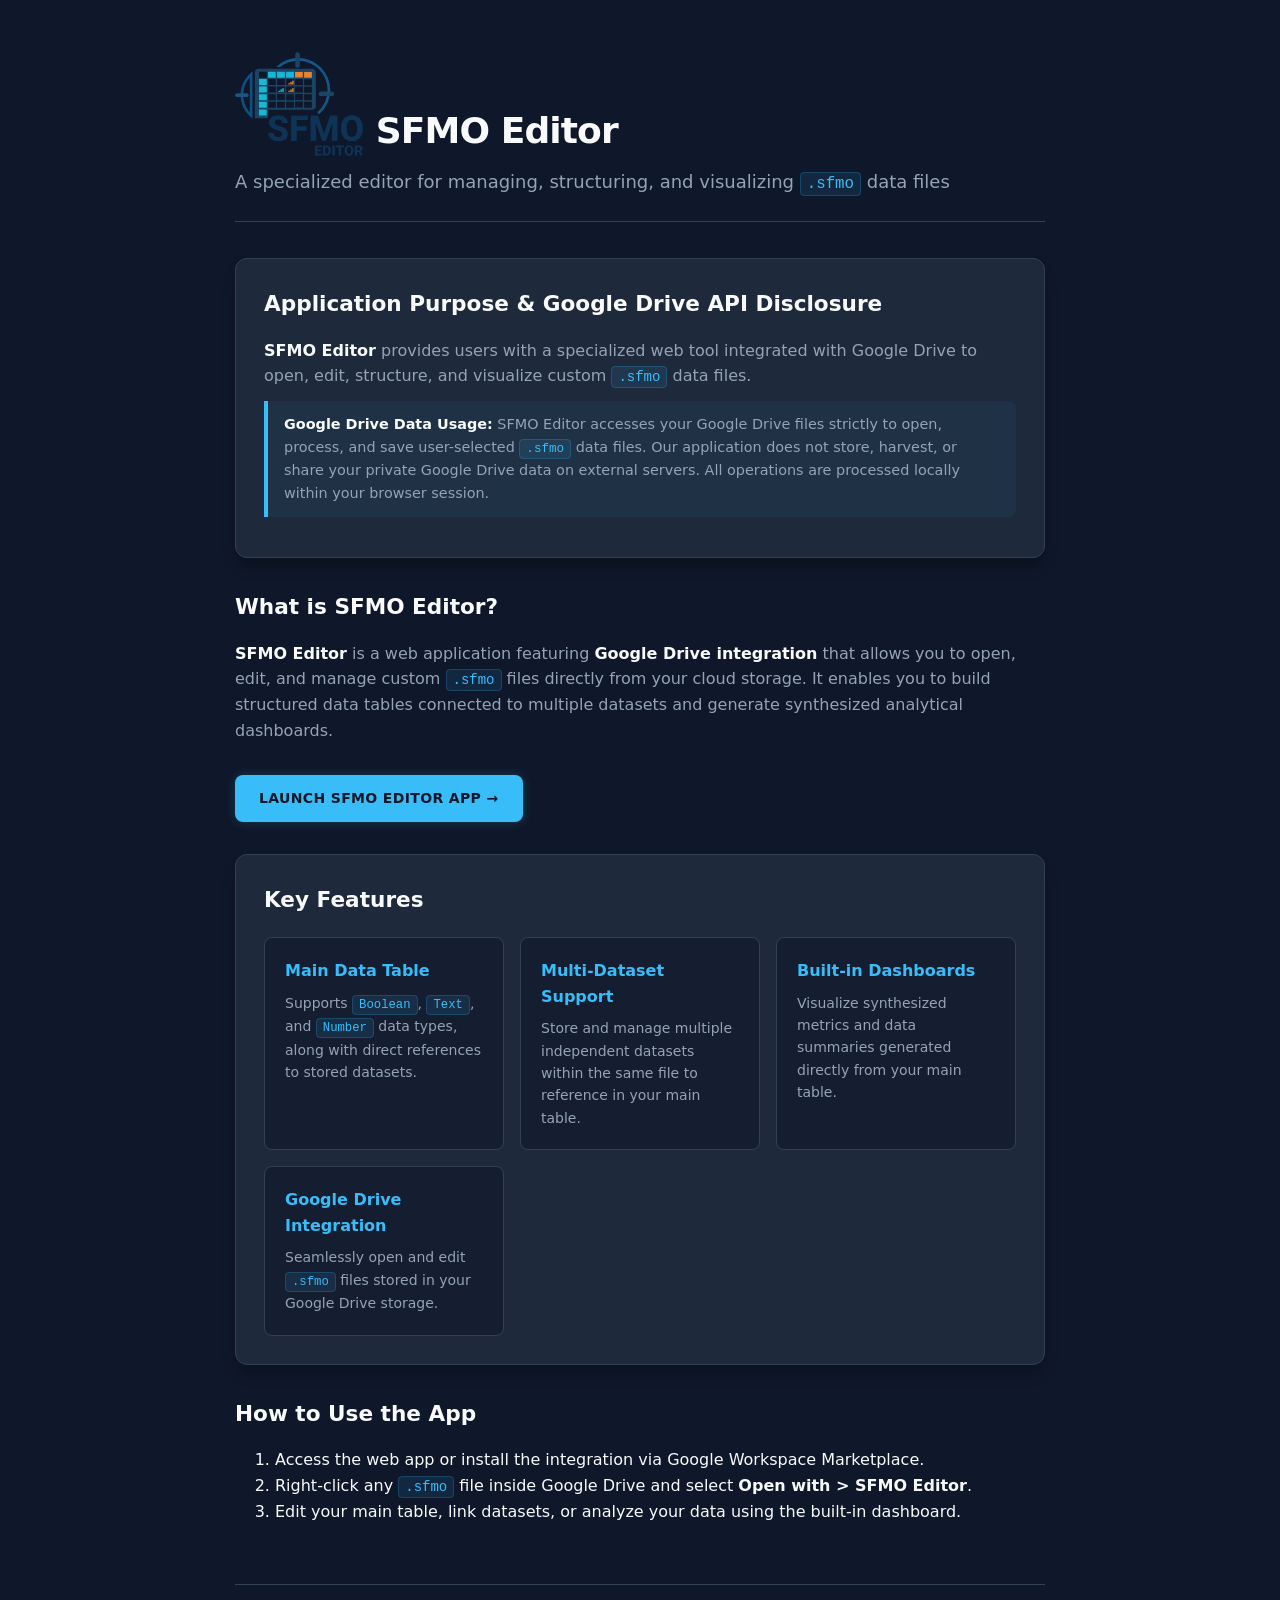
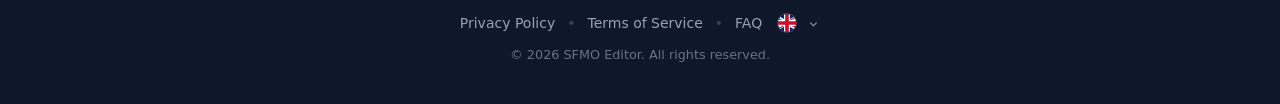
<file: index.html>
<html lang="en">

<head>
    <meta charset="UTF-8">
    <meta name="viewport" content="width=device-width, initial-scale=1.0">
    <meta name="google-site-verification" content="KHA8iduu6erT8kRlRCibxCXunN-TrgabLWVnrgUQvb8" />
    <title>SFMO Editor</title>
    <link rel="stylesheet" href="css/language_selector.css">
    <link rel="stylesheet" href="css/index.css">
    <link rel="shortcut icon" href="Editor/App/Icon/app.ico" type="image/x-icon">
    <script>
        let Lang_Dictionary = {}
        let Lang = "EN";
        async function getLang_Dictionary() {
            const params = Object.fromEntries(new URLSearchParams(window.location.search));
            if (params["lang"]) {
                Lang = params["lang"];
                window.localStorage.setItem("Lang", Lang);
            } else {
                Lang = window.localStorage.getItem("Lang") ?? "EN";
                const searchParams = new URLSearchParams(window.location.search)
                searchParams.set("lang", Lang);
                const searchString = searchParams.toString();
                const newUrl = `${window.location.pathname}?${searchParams.toString()}${window.location.hash}`;
                window.history.pushState({}, "", newUrl.replaceAll("//", "/"));

            }
            if (!["ES", "EN", "PT", "FR", "IT", "DE", "RU"].includes(Lang)) { "EN" }
            let res = await fetch(`lang/${Lang}.json`);
            let data = await res.json();
            Lang_Dictionary = data;
            LoadLang();
        }
       
        
    </script>
</head>

<body>

    <header>
        <div>
            <img src="Editor/App/Icon/icon.svg">
            <h1>SFMO Editor</h1>
        </div>
        <p class="subtitle">A specialized editor for managing, structuring, and visualizing .sfmo data files</p>
    </header>

    <main>
        <section class="purpose-box card">
            <h2 class="app_purpose_title">Application Purpose & Google Drive API Disclosure</h2>
            <p class="app_purpose_text">
                <strong>SFMO Editor</strong> provides users with a specialized web tool integrated with Google Drive to open, edit, structure, and visualize custom <code>.sfmo</code> data files.
            </p>
            <p class="api-disclosure">
                <strong>Google Drive Data Usage:</strong> SFMO Editor accesses your Google Drive files strictly to open, process, and save user-selected <code>.sfmo</code> data files. Our application does not store, harvest, or share your private Google Drive data on external servers. All operations are processed locally within your browser session.
            </p>
        </section>
        <section>
            <h2 class="what_is">What is SFMO Editor?</h2>
            <p class="description">
                <strong>SFMO Editor</strong> is a web application featuring <strong>Google Drive integration</strong>
                that allows you to open, edit, and manage custom <code>.sfmo</code> files directly from your cloud
                storage. It enables you to build structured data tables connected to multiple datasets and generate
                synthesized analytical dashboards.
            </p>

            <div class="cta-container">
                <a href="Editor/" class="btn-primary" id="Launch_Editor">Launch SFMO Editor App &rarr;</a>
            </div>
        </section>

        <section class="card">
            <h2 class="features-title">Key Features</h2>
            <div class="features-grid">
                <div class="feature-item">
                    <h3>Main Data Table</h3>
                    <p>Supports <code>Boolean</code>, <code>Text</code>, and <code>Number</code> data types, along with
                        direct references to stored datasets.</p>
                </div>
                <div class="feature-item">
                    <h3>Multi-Dataset Support</h3>
                    <p>Store and manage multiple independent datasets within the same file to reference in your main
                        table.</p>
                </div>
                <div class="feature-item">
                    <h3>Built-in Dashboards</h3>
                    <p>Visualize synthesized metrics and data summaries generated directly from your main table.</p>
                </div>
                <div class="feature-item">
                    <h3>Google Drive Integration</h3>
                    <p>Seamlessly open and edit <code>.sfmo</code> files stored in your Google Drive storage.</p>
                </div>

            </div>
        </section>

        <section>
            <h2 class="how_to_use">How to Use the App</h2>
            <ol class="how_to_use_ol">
                <li>Access the web app or install the integration via Google Workspace Marketplace.</li>
                <li>Right-click any <code>.sfmo</code> file inside Google Drive and select <strong>Open with &gt; SFMO
                        Editor</strong>.</li>
                <li>Edit your main table, link datasets, or analyze your data using the built-in dashboard.</li>
            </ol>
        </section>
    </main>

    <footer>
        <p class="footer-links">
            <a href="Legal/Privacy_Policy" class="Privacy_Policy">Privacy Policy</a>
            <span class="dot">•</span>
            <a href="Legal/Terms_of_Service" class="Terms_of_Service">Terms of Service</a>
            <span class="dot">•</span>
            <a href="Legal/FAQ" class="FAQ">FAQ</a>
            <language-selector></language-selector>
        </p>
        <p class="copyright">&copy; 2026 SFMO Editor. All rights reserved.</p>
    </footer>

</body>
<script src="Editor/js/language_selector.js"></script>
<script src="js/main.js"></script>
<script>
    let lang_promese = getLang_Dictionary();
</script>
</html>
</file>
<file: css/language_selector.css>
/* Modificamos la clase para que sea un elemento inline-flex perfecto */
.language-select-box {
  position: relative;
  display: inline-flex;
  align-items: center;
  vertical-align: middle;
  width: auto;                  /* Ancho automático según contenido */
  min-width: 42px;              /* Espacio suficiente para bandera + flecha */
  height: 28px;                 /* Compacto para el footer */
  font-size: 13px;
  font-family: inherit;
  border-radius: var(--radius-md, 6px);
  color: var(--text-main, #f8fafc);
  box-sizing: border-box;
  padding-right: 18px;          /* Espacio reservado para la flechita */
  margin-left: 0.25rem;
  transition: border-color 0.2s, box-shadow 0.2s;
  cursor: pointer;
}

/* Valor Seleccionado Actual */
.language-select-box .current {
  position: relative;
  cursor: pointer;
  outline: none;
  box-sizing: border-box;
  height: 100%;
  width: 100%;
  display: flex;
  align-items: center;
}

.language-select-box .current .value {
  display: none;
  position: relative;
  height: 100%;
  width: 100%;
  align-items: center;
}

.language-select-box .current input {
  display: none;
}

.language-select-box .current input:checked + .option-content {
  display: flex;
  align-items: center;
  justify-content: center;
}

.language-select-box .current .value:has(input:checked) {
  display: flex;
}

.language-select-box .current .option-content {
  display: none;
}

/* Contenedor Flex de la Bandera */
.language-select-box .option-content {
  display: flex;
  align-items: center;
  gap: 0.5rem;
  height: 100%;
}

/* Bandera Redonda */
.language-select-box .flag-icon {
  width: 18px;
  height: 18px;
  min-width: 18px;
  min-height: 18px;
  border-radius: 50%;
  object-fit: cover;
  box-shadow: 0 0 0 1px rgba(255, 255, 255, 0.2);
  background-color: #0f172a;
}

/* Flecha desplegable compacta */
.language-select-box::after {
  content: "";
  position: absolute;
  top: 50%;
  right: 4px;
  transform: translateY(-50%) rotate(45deg);
  width: 4px;
  height: 4px;
  border: solid 1.5px var(--text-muted, #94a3b8);
  border-top: none;
  border-left: none;
  transition: transform 0.2s ease, border-color 0.2s ease;
  pointer-events: none;
}

.language-select-box:focus-within::after {
  transform: translateY(-20%) rotate(225deg);
  border-color: var(--accent-color, #38bdf8);
}

/* Lista Desplegable (Despliega hacia ARRIBA para no salirse del footer) */
.language-select-box ul {
  position: absolute;
  bottom: calc(100% + 6px);     /* Despliega hacia arriba */
  right: 0;                     /* Alineado a la derecha */
  z-index: 100;
  width: max-content;
  box-sizing: border-box;
  padding: 0.25rem 0;
  list-style: none;
  background-color: var(--bg-card, #1e293b);
  border: 1px solid var(--border-color, #334155);
  border-radius: var(--radius-md, 6px);
  box-shadow: 0 -8px 20px rgba(0, 0, 0, 0.4);
  max-height: 200px;
  overflow-y: auto;
  margin: 0;

  opacity: 0;
  visibility: hidden;
  transform: translateY(6px);
  transition: opacity 0.15s ease, transform 0.15s ease, visibility 0.15s;
}

.language-select-box .current:focus-within + ul {
  opacity: 1;
  visibility: visible;
  transform: translateY(0);
}

.language-select-box ul li {
  margin: 0;
  padding: 0;
}

.language-select-box ul label {
  display: flex;
  align-items: center;
  padding: 0.4rem 0.75rem;
  box-sizing: border-box;
  font-size: 13px;
  color: var(--text-muted, #94a3b8);
  cursor: pointer;
  white-space: nowrap;
  transition: background-color 0.15s, color 0.15s;
}

.language-select-box ul label:hover {
  background-color: rgba(56, 189, 248, 0.1);
  color: var(--accent-color, #38bdf8);
}
</file>
<file: css/index.css>
:root {
  --bg-dark: #0f172a;
  --bg-card: #1e293b;
  --bg-card-hover: #334155;
  --border-color: #334155;
  --accent-color: #38bdf8;
  --accent-hover: #7dd3fc;
  --text-main: #f8fafc;
  --text-muted: #94a3b8;
  --radius-md: 8px;
  --radius-lg: 12px;
}

body {
  font-family: system-ui, -apple-system, BlinkMacSystemFont, "Segoe UI", Roboto, Helvetica, Arial, sans-serif;
  line-height: 1.6;
  color: var(--text-main);
  background-color: var(--bg-dark);
  max-width: 850px;
  margin: 0 auto;
  padding: 40px 20px;
  box-sizing: border-box;
}

header {
  border-bottom: 1px solid var(--border-color);
  padding-bottom: 24px;
  margin-bottom: 36px;
}

header div{
  display: flex;
  gap: 1vw;
  align-items: end;
  justify-content: start;
}

header img{
  width: 10vw;
}

h1 {
  color: var(--text-main);
  margin: 0 0 8px 0;
  font-size: 2.25rem;
  font-weight: 800;
  letter-spacing: -0.025em;
}

h2 {
  color: var(--text-main);
  font-size: 1.35rem;
  font-weight: 700;
  margin-top: 0;
  margin-bottom: 16px;
}

h3 {
  color: var(--accent-color);
  font-size: 1rem;
  font-weight: 600;
  margin-top: 0;
  margin-bottom: 8px;
}

p {
  color: var(--text-muted);
  margin: 0 0 12px 0;
}

strong {
  color: var(--text-main);
}

code {
  font-family: ui-monospace, SFMono-Regular, Menlo, Monaco, Consolas, monospace;
  background-color: rgba(56, 189, 248, 0.1);
  color: var(--accent-color);
  padding: 2px 6px;
  border-radius: 4px;
  font-size: 0.875em;
  border: 1px solid rgba(56, 189, 248, 0.2);
}

.subtitle {
  font-size: 1.125rem;
  color: var(--text-muted);
  margin: 0;
}

/* Botón CTA Principal */
.cta-container {
  margin: 32px 0;
}

.btn-primary {
  display: inline-flex;
  align-items: center;
  gap: 8px;
  background-color: var(--accent-color);
  color: #0f172a;
  padding: 12px 24px;
  border-radius: var(--radius-md);
  text-decoration: none;
  font-weight: 700;
  font-size: 0.875rem;
  text-transform: uppercase;
  letter-spacing: 0.025em;
  transition: all 0.2s ease;
  box-shadow: 0 0 12px rgba(56, 189, 248, 0.2);
}

.btn-primary:hover {
  background-color: var(--accent-hover);
  box-shadow: 0 0 20px rgba(56, 189, 248, 0.4);
  transform: translateY(-1px);
}

.btn-primary:active {
  transform: translateY(0);
}

/* Tarjetas y Contenedores */
.card {
  background-color: var(--bg-card);
  border: 1px solid var(--border-color);
  border-radius: var(--radius-lg);
  padding: 28px;
  margin: 32px 0;
  box-shadow: 0 10px 15px -3px rgba(0, 0, 0, 0.3);
}

.card-outline {
  background-color: transparent;
  border: 1px solid var(--border-color);
  border-radius: var(--radius-lg);
  padding: 28px;
  margin: 32px 0;
}

/* Grid de Características */
.features-grid {
  display: grid;
  grid-template-columns: repeat(auto-fit, minmax(240px, 1fr));
  gap: 16px;
  margin-top: 20px;
}

.feature-item {
  background-color: rgba(15, 23, 42, 0.6);
  padding: 20px;
  border-radius: var(--radius-md);
  border: 1px solid var(--border-color);
  transition: border-color 0.2s ease, transform 0.2s ease;
}

.feature-item:hover {
  border-color: var(--accent-color);
  transform: translateY(-2px);
}

.feature-item p {
  font-size: 0.875rem;
  margin-bottom: 0;
}

/* Lista de Pasos de Uso */
.usage-steps {
  color: var(--text-muted);
  padding-left: 20px;
  margin: 0;
}

.usage-steps li {
  margin-bottom: 12px;
  line-height: 1.5;
}

.usage-steps li::marker {
  color: var(--accent-color);
  font-weight: 700;
}

/* Footer */
footer {
  margin-top: 60px;
  padding-top: 24px;
  border-top: 1px solid var(--border-color);
  text-align: center;
  font-size: 0.875rem;
}

.footer-links {
  display: flex;
  justify-content: center;
  align-items: center;
  gap: 12px;
  margin-bottom: 8px;
}

footer a {
  color: var(--text-muted);
  text-decoration: none;
  transition: color 0.15s ease;
}

footer a:hover {
  color: var(--accent-color);
  text-decoration: underline;
}

.footer-links .dot {
  color: var(--border-color);
}

.copyright {
  color: #64748b;
  font-size: 0.8rem;
  margin: 0;
}

/* Scrollbar Personalizada */
::-webkit-scrollbar {
  height: 6px;
  width: 6px;
}

::-webkit-scrollbar-track {
  background: transparent;
}

::-webkit-scrollbar-thumb {
  background: var(--border-color, #334155);
  border-radius: 9999px;
  transition: background-color 0.2s ease;
}

::-webkit-scrollbar-thumb:hover {
  background: var(--text-muted, #64748b);
}

header div.brand-container {
  display: flex;
  gap: 16px;
  align-items: center;
  justify-content: flex-start;
  margin-bottom: 8px;
}

header img.app-logo {
  width: 48px;
  height: 48px;
  object-fit: contain;
}

.api-disclosure {
  background-color: rgba(56, 189, 248, 0.05);
  border-left: 4px solid var(--accent-color);
  padding: 12px 16px;
  margin-top: 12px;
  font-size: 0.9rem;
  border-radius: 0 var(--radius-md) var(--radius-md) 0;
}
</file>
